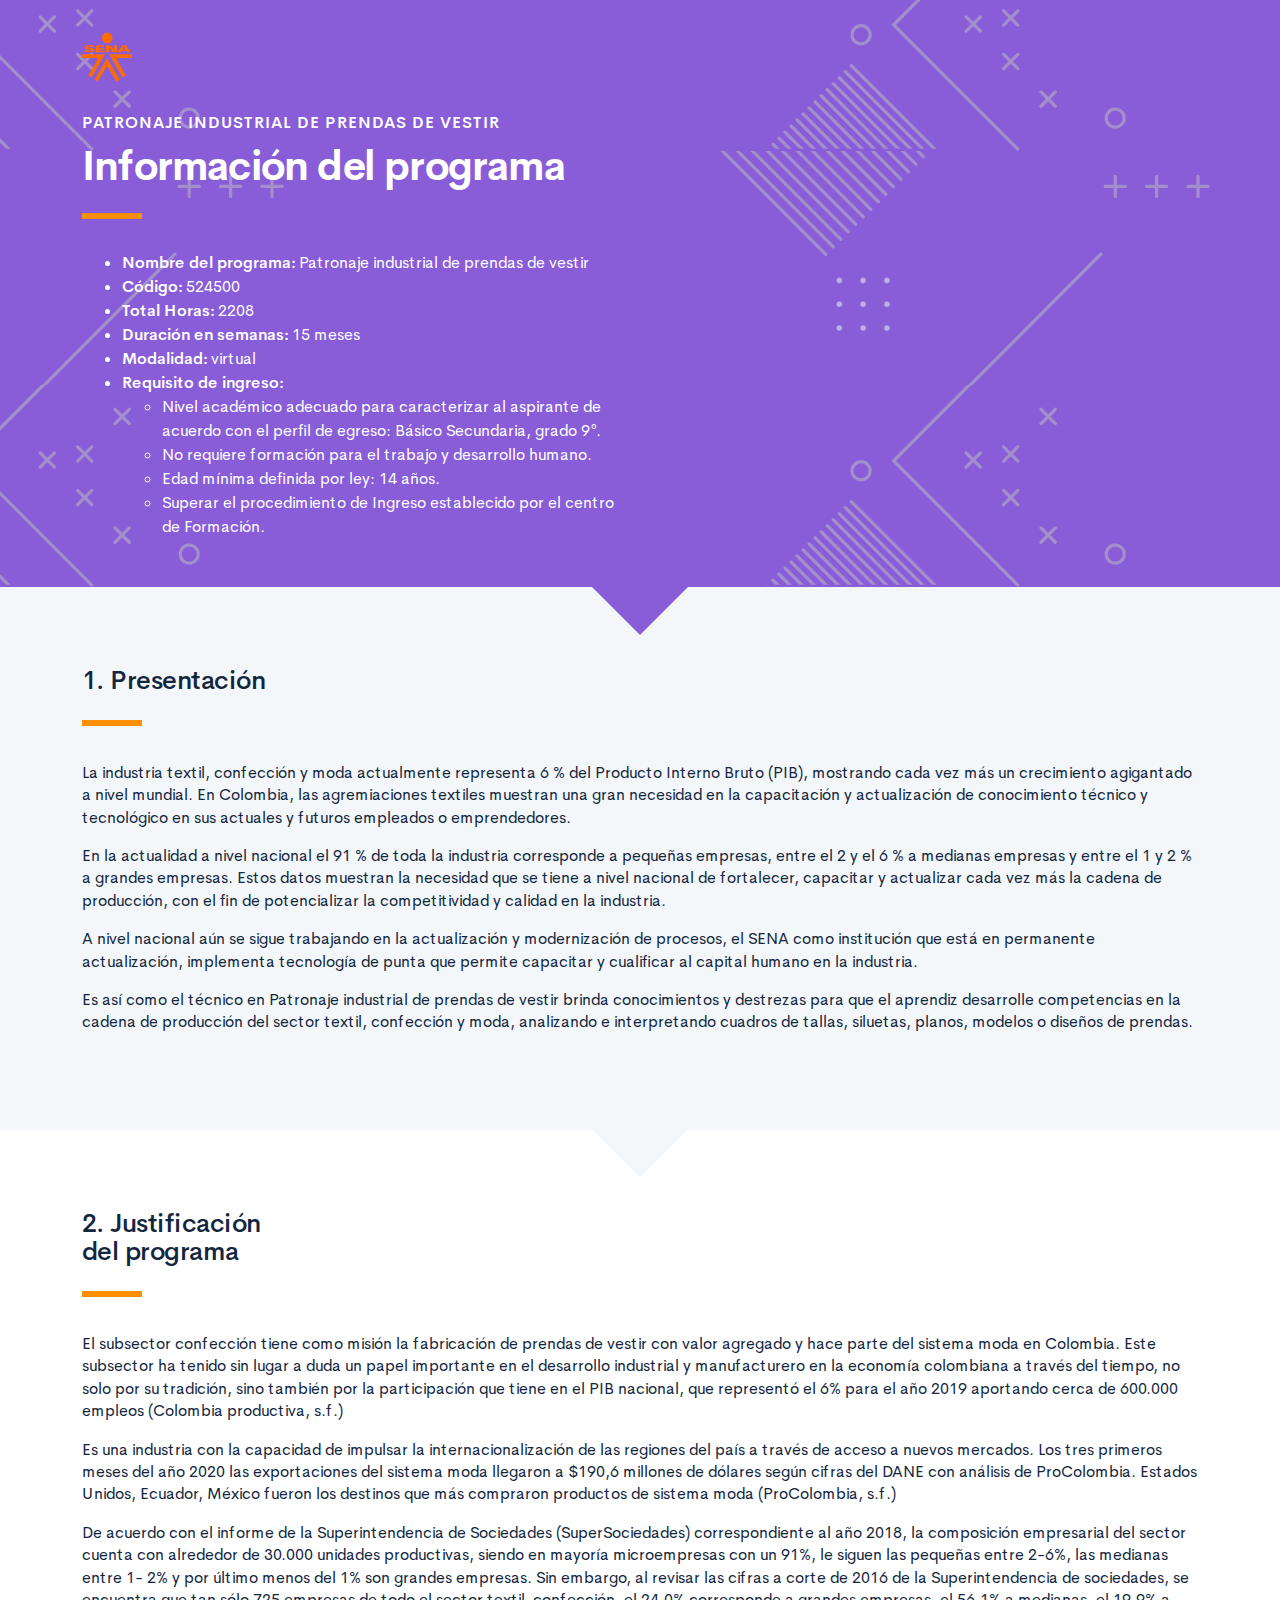
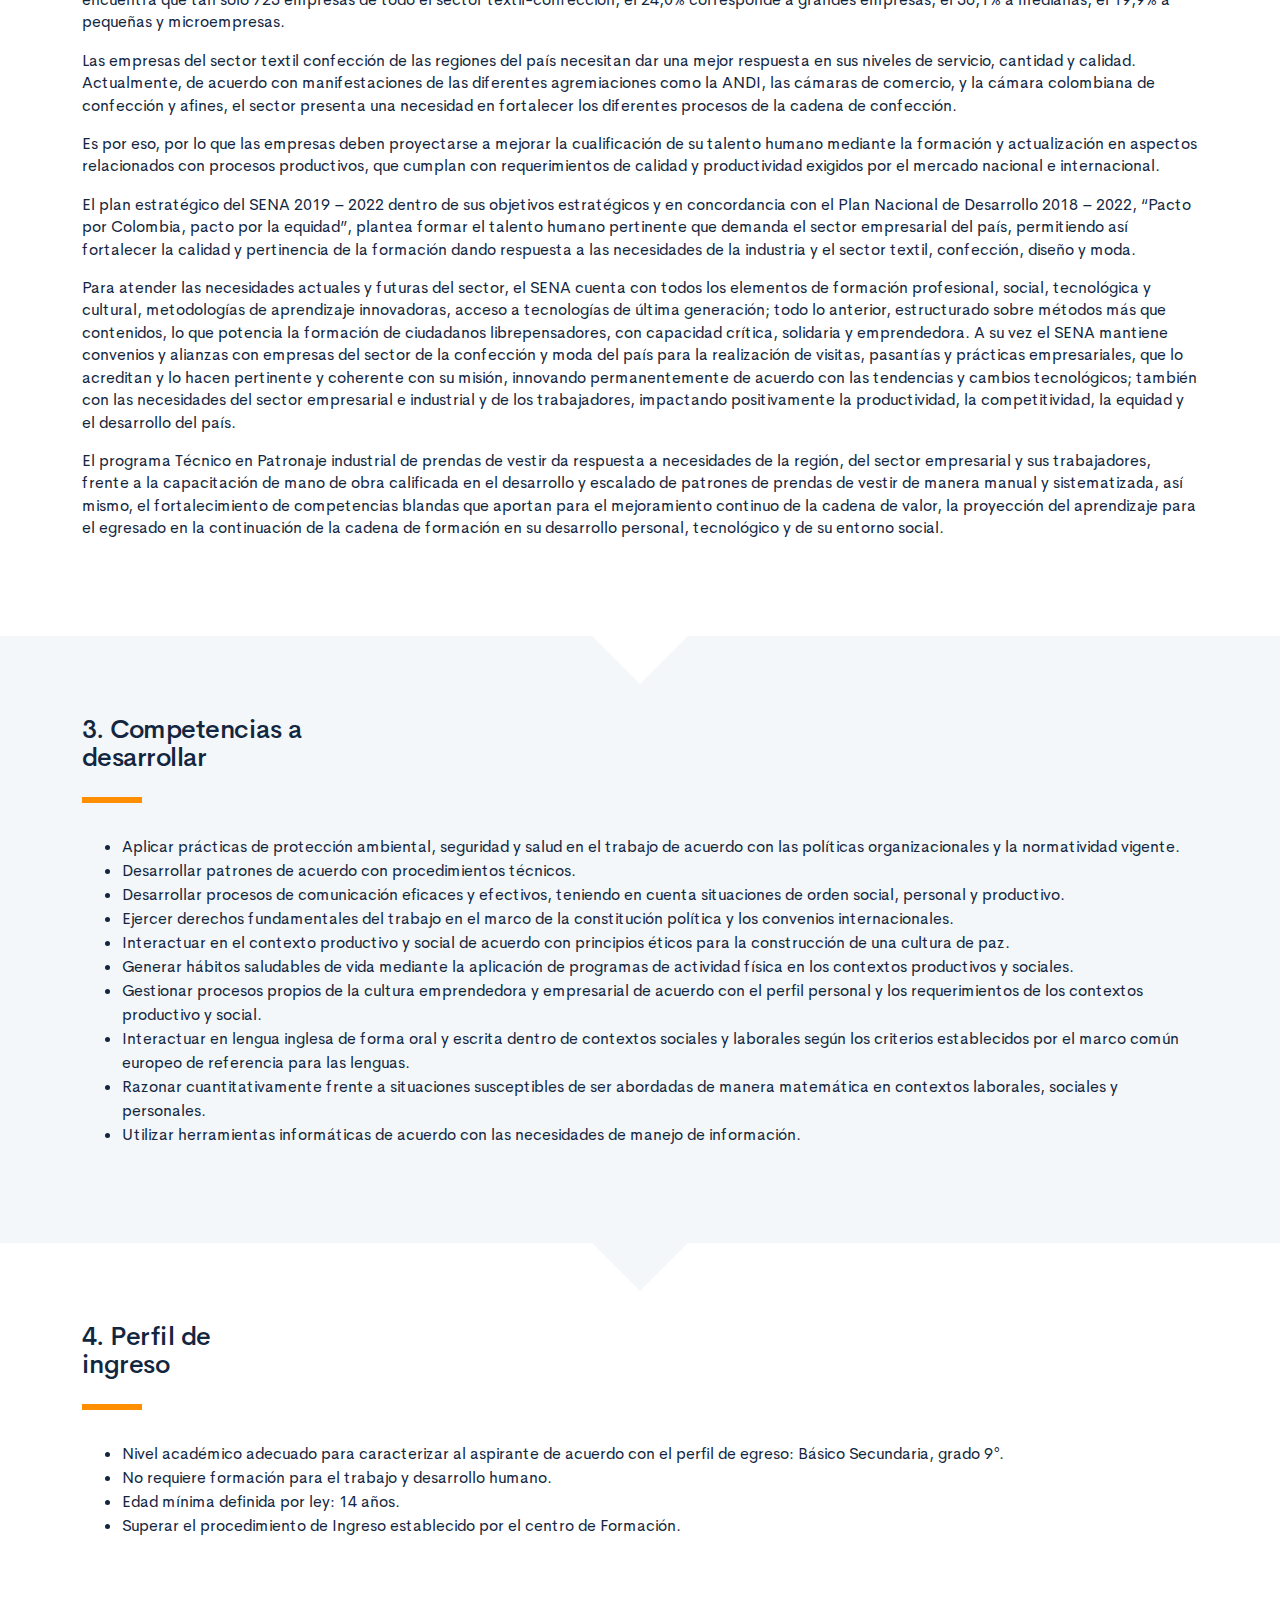
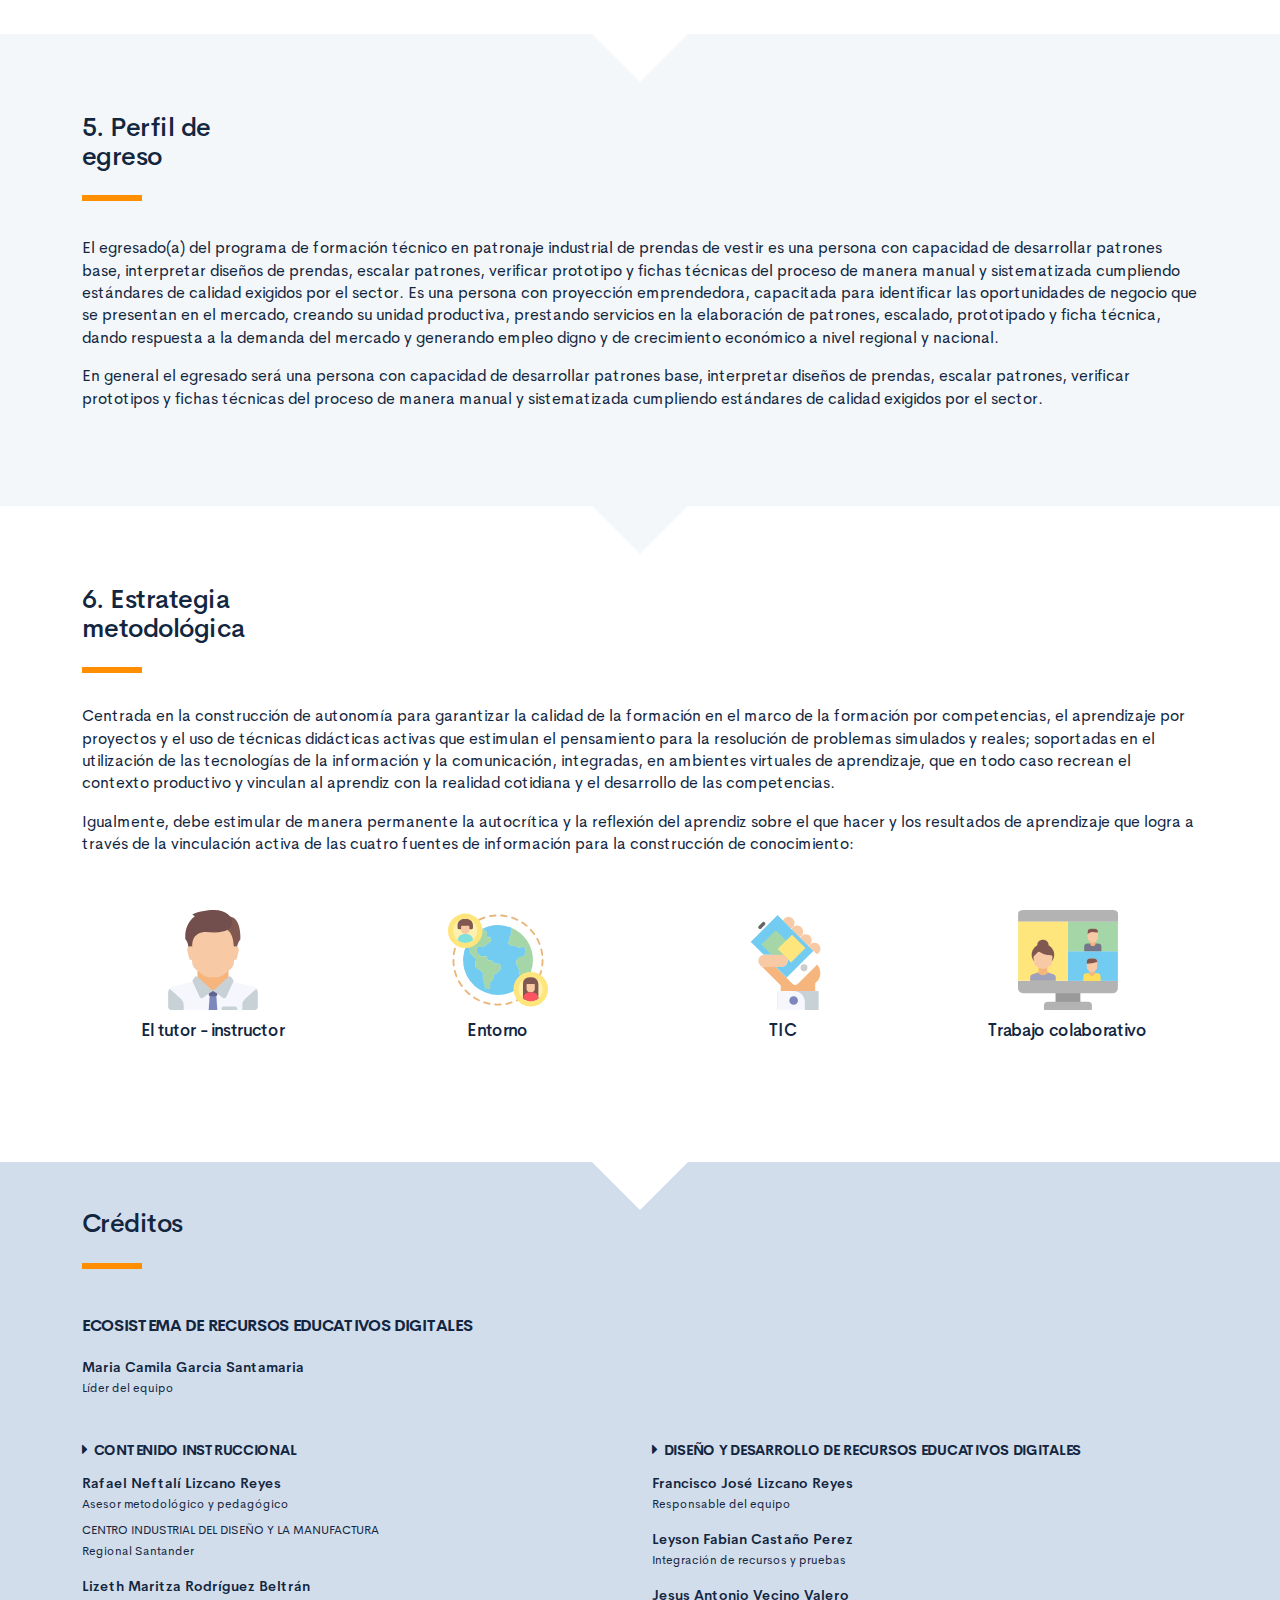
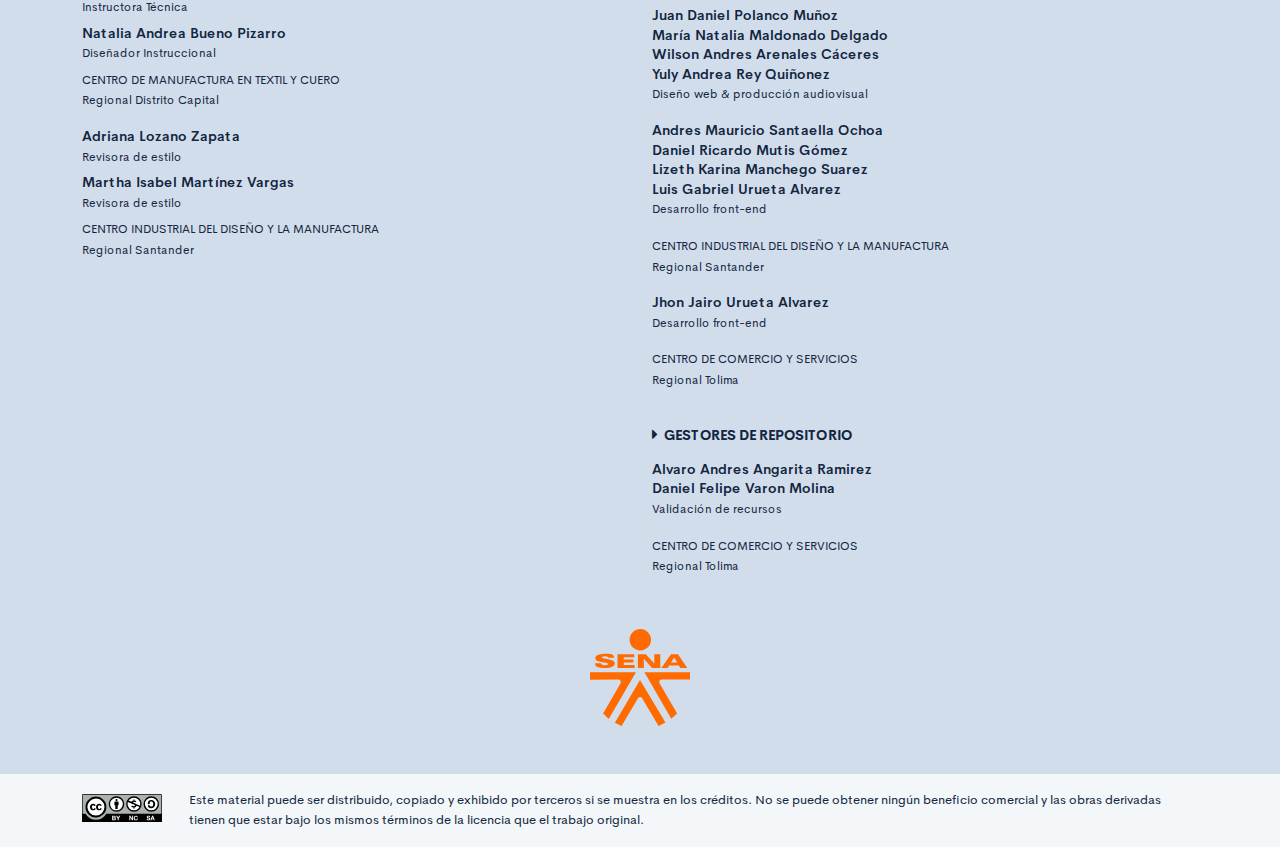
<file: public/info.html>
<!DOCTYPE html>
<html lang="es">
    <head>
        <meta charset="UTF-8">
        <meta name="viewport" content="width=device-width, user-scalable=no, initial-scale=1.0, maximum-scale=1.0, minimum-scale=1.0">
        <title>Información del programa: Patronaje industrial de prendas de vestir</title>
        <meta meta name="description" content="Ruta de aprendizaje programa Patronaje industrial de prendas de vestir.">
        <link rel="icon" type="image/svg+xml" href="assets/images/logos/senaLogo.svg">
        <link rel="stylesheet" href="assets/fonts/feather/feather.css">
        <link rel="stylesheet" href="assets/fonts/fontawesome/css/font-awesome.css">
        <link href="assets/css/fancybox.css" rel="stylesheet">
        <link href="assets/css/animate.css" rel="stylesheet">
        <link rel="stylesheet" href="assets/css/main.css">
    </head>
    <body class="theme-dark page-header-textura" id="page-home">
        <header class="curso-presentacion page-header" id="CursoPresentacion">
            <div class="page-textura">
                <div class="container">
                    <div class="curso-topbar justify-content-center justify-content-md-start"><a class="curso-topbar__logo"><svg xmlns="http://www.w3.org/2000/svg" width="168.273" height="164.177" viewBox="0 0 168.273 164.177">
                                <path id="SENA_LOGO" data-name="SENA LOGO" d="M85.349,1a18.09,18.09,0,1,0,18.09,18.09h0A18.1,18.1,0,0,0,85.349,1ZM25.617,42.983a33.722,33.722,0,0,0-9.386,1.024,11.156,11.156,0,0,0-5.12,2.56A5.346,5.346,0,0,0,10.086,52.2c.683,1.707,2.56,2.9,4.608,3.584,4.437,1.536,9.386,1.877,13.994,2.731a5.1,5.1,0,0,1,2.389,1.024,1.369,1.369,0,0,1-.683,2.048,9.146,9.146,0,0,1-5.291.683A8.354,8.354,0,0,1,20.5,61.244a1.962,1.962,0,0,1-.853-2.389H9.233A7.663,7.663,0,0,0,10.6,63.463a7.59,7.59,0,0,0,4.267,2.389A28.541,28.541,0,0,0,23.4,66.876,52.426,52.426,0,0,0,35,66.023a11.043,11.043,0,0,0,5.8-2.9,5.358,5.358,0,0,0-1.365-8.533,21.267,21.267,0,0,0-5.8-2.048c-3.072-.683-5.973-1.024-9.045-1.536a9.114,9.114,0,0,1-3.072-.853,1.226,1.226,0,0,1,0-2.219,9.369,9.369,0,0,1,4.437-.683,10.554,10.554,0,0,1,4.608.853A1.877,1.877,0,0,1,31.59,49.81h9.9a5.669,5.669,0,0,0-1.195-3.584A8.875,8.875,0,0,0,35.515,43.5c-3.584-.341-6.827-.512-9.9-.512Zm21.333.683V67.217H75.792V62.1H57.531V57.489H73.744V52.54H57.531V48.786H75.109v-5.12Zm47.615,0H81.253V67.217H91.322V51.346l13.824,15.872h13.824V43.666H108.9v15.7Zm42.495,0L120.676,67.217h10.581l2.56-4.267H150.2l2.389,4.267h11.776l-15.53-23.551ZM142.35,49.3l5.12,8.533h-10.41ZM.7,74.044l.171,12.8L49,86.673c2.389.512,3.925,2.048,3.413,5.8l-29.7,51.711,9.557,9.045L78.01,74.044Zm91.646,0L137.4,152.89l9.9-8.874L117.433,92.3c-.512-3.584.853-5.291,3.413-5.8l48.127.171V74.044ZM84.837,87.185,42.512,159.546l11.264,5.461,28.159-47.615a4.283,4.283,0,0,1,2.9-1.195,4.681,4.681,0,0,1,3.072,1.195l28.159,47.786,11.605-5.973Z" transform="translate(-0.7 -1)" fill="#FF6B00" />
                            </svg>
                        </a></div>
                    <div class="curso-portada">
                        <div class="row align-items-center">
                            <div class="col-12 col-lg-6">
                                <h3 class="curso-subtitulo">Patronaje industrial de prendas de vestir</h3>
                                <h1 class="curso-titulo">Información del programa</h1>
                                <div class="brand-line-primary"></div>
                                <p class="curso-descripcion">
                                <ul class="text-white">
                                    <li> <span><strong>Nombre del programa:</strong> Patronaje industrial de prendas de vestir</span></li>
                                    <li> <span><strong>Código:</strong> 524500</span></li>
                                    <li> <span><strong>Total Horas:</strong> 2208 </span></li>
                                    <li> <span><strong>Duración en semanas:</strong> 15 meses</span></li>
                                    <li> <span><strong>Modalidad:</strong> virtual</span></li>
                                    <li> <span><strong>Requisito de ingreso:</strong>
                                            <ul>
                                                <li>Nivel académico adecuado para caracterizar al aspirante de acuerdo con el perfil de egreso: Básico Secundaria, grado 9°.</li>
                                                <li>No requiere formación para el trabajo y desarrollo humano.</li>
                                                <li>Edad mínima definida por ley: 14 años.</li>
                                                <li>Superar el procedimiento de Ingreso establecido por el centro de Formación.</li>
                                            </ul>
                                        </span></li>
                                </ul>
                                </p>
                            </div>
                            <div class="col-12 col-lg-6">
                                <div class="embed-responsive embed-responsive-16by9"><iframe class="embed-responsive-item" width="560" height="315" src="https://www.youtube.com/embed/ge7OMWwli3s" frameborder="0" allow="accelerometer; autoplay; encrypted-media; gyroscope; picture-in-picture" allowfullscreen=""> </iframe></div>
                            </div>
                        </div>
                    </div>
                </div>
            </div>
        </header>
        <section class="section section-dark" id="Presentacion">
            <div class="container">
                <h1> 1. Presentación</h1>
                <div class="brand-line-primary"></div>
                <p class="mt-5">La industria textil, confección y moda actualmente representa 6 % del Producto Interno Bruto (PIB), mostrando cada vez más un crecimiento agigantado a nivel mundial. En Colombia, las agremiaciones textiles muestran una gran necesidad en la capacitación y actualización de conocimiento técnico y tecnológico en sus actuales y futuros empleados o emprendedores.</p>
                <p>En la actualidad a nivel nacional el 91 % de toda la industria corresponde a pequeñas empresas, entre el 2 y el 6 % a medianas empresas y entre el 1 y 2 % a grandes empresas. Estos datos muestran la necesidad que se tiene a nivel nacional de fortalecer, capacitar y actualizar cada vez más la cadena de producción, con el fin de potencializar la competitividad y calidad en la industria.</p>
                <p>A nivel nacional aún se sigue trabajando en la actualización y modernización de procesos, el SENA como institución que está en permanente actualización, implementa tecnología de punta que permite capacitar y cualificar al capital humano en la industria.</p>
                <p>Es así como el técnico en Patronaje industrial de prendas de vestir brinda conocimientos y destrezas para que el aprendiz desarrolle competencias en la cadena de producción del sector textil, confección y moda, analizando e interpretando cuadros de tallas, siluetas, planos, modelos o diseños de prendas.</p>
            </div>
        </section>
        <section class="section section-light" id="Justificacion">
            <div class="container">
                <h1> 2. Justificación<br> del programa</h1>
                <div class="brand-line-primary"></div>
                <p class="mt-5">El subsector confección tiene como misión la fabricación de prendas de vestir con valor agregado y hace parte del sistema moda en Colombia. Este subsector ha tenido sin lugar a duda un papel importante en el desarrollo industrial y manufacturero en la economía colombiana a través del tiempo, no solo por su tradición, sino también por la participación que tiene en el PIB nacional, que representó el 6% para el año 2019 aportando cerca de 600.000 empleos (Colombia productiva, s.f.) </p>
                <p>Es una industria con la capacidad de impulsar la internacionalización de las regiones del país a través de acceso a nuevos mercados. Los tres primeros meses del año 2020 las exportaciones del sistema moda llegaron a $190,6 millones de dólares según cifras del DANE con análisis de ProColombia. Estados Unidos, Ecuador, México fueron los destinos que más compraron productos de sistema moda (ProColombia, s.f.)</p>
                <p>De acuerdo con el informe de la Superintendencia de Sociedades (SuperSociedades) correspondiente al año 2018, la composición empresarial del sector cuenta con alrededor de 30.000 unidades productivas, siendo en mayoría microempresas con un 91%, le siguen las pequeñas entre 2-6%, las medianas entre 1- 2% y por último menos del 1% son grandes empresas. Sin embargo, al revisar las cifras a corte de 2016 de la Superintendencia de sociedades, se encuentra que tan sólo 725 empresas de todo el sector textil-confección, el 24,0% corresponde a grandes empresas, el 56,1% a medianas, el 19,9% a pequeñas y microempresas. </p>
                <p>Las empresas del sector textil confección de las regiones del país necesitan dar una mejor respuesta en sus niveles de servicio, cantidad y calidad. Actualmente, de acuerdo con manifestaciones de las diferentes agremiaciones como la ANDI, las cámaras de comercio, y la cámara colombiana de confección y afines, el sector presenta una necesidad en fortalecer los diferentes procesos de la cadena de confección. </p>
                <p>Es por eso, por lo que las empresas deben proyectarse a mejorar la cualificación de su talento humano mediante la formación y actualización en aspectos relacionados con procesos productivos, que cumplan con requerimientos de calidad y productividad exigidos por el mercado nacional e internacional.</p>
                <p>El plan estratégico del SENA 2019 – 2022 dentro de sus objetivos estratégicos y en concordancia con el Plan Nacional de Desarrollo 2018 – 2022, “Pacto por Colombia, pacto por la equidad”, plantea formar el talento humano pertinente que demanda el sector empresarial del país, permitiendo así fortalecer la calidad y pertinencia de la formación dando respuesta a las necesidades de la industria y el sector textil, confección, diseño y moda.</p>
                <p>Para atender las necesidades actuales y futuras del sector, el SENA cuenta con todos los elementos de formación profesional, social, tecnológica y cultural, metodologías de aprendizaje innovadoras, acceso a tecnologías de última generación; todo lo anterior, estructurado sobre métodos más que contenidos, lo que potencia la formación de ciudadanos librepensadores, con capacidad crítica, solidaria y emprendedora. A su vez el SENA mantiene convenios y alianzas con empresas del sector de la confección y moda del país para la realización de visitas, pasantías y prácticas empresariales, que lo acreditan y lo hacen pertinente y coherente con su misión, innovando permanentemente de acuerdo con las tendencias y cambios tecnológicos; también con las necesidades del sector empresarial e industrial y de los trabajadores, impactando positivamente la productividad, la competitividad, la equidad y el desarrollo del país. </p>
                <p>El programa Técnico en Patronaje industrial de prendas de vestir da respuesta a necesidades de la región, del sector empresarial y sus trabajadores, frente a la capacitación de mano de obra calificada en el desarrollo y escalado de patrones de prendas de vestir de manera manual y sistematizada, así mismo, el fortalecimiento de competencias blandas que aportan para el mejoramiento continuo de la cadena de valor, la proyección del aprendizaje para el egresado en la continuación de la cadena de formación en su desarrollo personal, tecnológico y de su entorno social. </p>
            </div>
        </section>
        <section class="section section-dark" id="Poblacion">
            <div class="container">
                <h1> 3. Competencias a <br>desarrollar</h1>
                <div class="brand-line-primary"></div>
                <ul>
                    <li>Aplicar prácticas de protección ambiental, seguridad y salud en el trabajo de acuerdo con las políticas organizacionales y la normatividad vigente.</li>
                    <li>Desarrollar patrones de acuerdo con procedimientos técnicos.</li>
                    <li>Desarrollar procesos de comunicación eficaces y efectivos, teniendo en cuenta situaciones de orden social, personal y productivo.</li>
                    <li>Ejercer derechos fundamentales del trabajo en el marco de la constitución política y los convenios internacionales.</li>
                    <li>Interactuar en el contexto productivo y social de acuerdo con principios éticos para la construcción de una cultura de paz.</li>
                    <li>Generar hábitos saludables de vida mediante la aplicación de programas de actividad física en los contextos productivos y sociales.</li>
                    <li>Gestionar procesos propios de la cultura emprendedora y empresarial de acuerdo con el perfil personal y los requerimientos de los contextos productivo y social.</li>
                    <li>Interactuar en lengua inglesa de forma oral y escrita dentro de contextos sociales y laborales según los criterios establecidos por el marco común europeo de referencia para las lenguas.</li>
                    <li>Razonar cuantitativamente frente a situaciones susceptibles de ser abordadas de manera matemática en contextos laborales, sociales y personales.</li>
                    <li>Utilizar herramientas informáticas de acuerdo con las necesidades de manejo de información.</li>
                </ul>
            </div>
        </section>
        <section class="section section-light" id="Poblacion">
            <div class="container">
                <h1> 4. Perfil de <br>ingreso</h1>
                <div class="brand-line-primary"></div>
                <ul>
                    <li>Nivel académico adecuado para caracterizar al aspirante de acuerdo con el perfil de egreso: Básico Secundaria, grado 9°.</li>
                    <li>No requiere formación para el trabajo y desarrollo humano.</li>
                    <li>Edad mínima definida por ley: 14 años.</li>
                    <li>Superar el procedimiento de Ingreso establecido por el centro de Formación.</li>
                </ul>
            </div>
        </section>
        <section class="section section-dark" id="Poblacion">
            <div class="container">
                <h1> 5. Perfil de <br>egreso</h1>
                <div class="brand-line-primary"></div>
                <p class="mt-5">El egresado(a) del programa de formación técnico en patronaje industrial de prendas de vestir es una persona con capacidad de desarrollar patrones base, interpretar diseños de prendas, escalar patrones, verificar prototipo y fichas técnicas del proceso de manera manual y sistematizada cumpliendo estándares de calidad exigidos por el sector. Es una persona con proyección emprendedora, capacitada para identificar las oportunidades de negocio que se presentan en el mercado, creando su unidad productiva, prestando servicios en la elaboración de patrones, escalado, prototipado y ficha técnica, dando respuesta a la demanda del mercado y generando empleo digno y de crecimiento económico a nivel regional y nacional.</p>
                <p>En general el egresado será una persona con capacidad de desarrollar patrones base, interpretar diseños de prendas, escalar patrones, verificar prototipos y fichas técnicas del proceso de manera manual y sistematizada cumpliendo estándares de calidad exigidos por el sector.</p>
            </div>
        </section>
        <section class="section section-light" id="Estrategia">
            <div class="container">
                <h1>6. Estrategia <br>metodológica</h1>
                <div class="brand-line-primary"></div>
                <p>Centrada en la construcción de autonomía para garantizar la calidad de la formación en el marco de la formación por competencias, el aprendizaje por proyectos y el uso de técnicas didácticas activas que estimulan el pensamiento para la resolución de problemas simulados y reales; soportadas en el utilización de las tecnologías de la información y la comunicación, integradas, en ambientes virtuales de aprendizaje, que en todo caso recrean el contexto productivo y vinculan al aprendiz con la realidad cotidiana y el desarrollo de las competencias. </p>
                <p>Igualmente, debe estimular de manera permanente la autocrítica y la reflexión del aprendiz sobre el que hacer y los resultados de aprendizaje que logra a través de la vinculación activa de las cuatro fuentes de información para la construcción de conocimiento:</p>
                <div class="row mt-4">
                    <article class="col-md-6 col-lg-3 my-2">
                        <div class="box bg-gray-200 d-flex flex-column justify-content-center align-items-center p-4 rounded-lg"><img class="img-fluid" src="assets/images/info/tutor.svg" style="width: 100px; height: 100px;">
                            <h3 class="my-3">El tutor - instructor</h3>
                        </div>
                    </article>
                    <article class="col-md-6 col-lg-3 my-2">
                        <div class="box bg-gray-200 d-flex flex-column justify-content-center align-items-center p-4 rounded-lg"><img class="img-fluid" src="assets/images/info/entorno.svg" style="width: 100px; height: 100px;">
                            <h3 class="my-3">Entorno</h3>
                        </div>
                    </article>
                    <article class="col-md-6 col-lg-3 my-2">
                        <div class="box bg-gray-200 d-flex flex-column justify-content-center align-items-center p-4 rounded-lg"><img class="img-fluid" src="assets/images/info/tic.svg" style="width: 100px; height: 100px;">
                            <h3 class="my-3">TIC</h3>
                        </div>
                    </article>
                    <article class="col-md-6 col-lg-3 my-2">
                        <div class="box bg-gray-200 d-flex flex-column justify-content-center align-items-center p-4 rounded-lg" style="height: 100%;"><img class="img-fluid" src="assets/images/info/colaborativo.svg" style="width: 100px; height: 100px;">
                            <h3 class="my-3">Trabajo colaborativo</h3>
                        </div>
                    </article>
                </div>
            </div>
        </section>
        <footer class="footer" id="Creditos">
            <div class="container">
                <h1>Créditos </h1>
                <div class="brand-line-primary"></div>
                <div class="row">
                    <div class="col-12 col-md-5">
                        <h3 class="footer-subtitulo mb-4">ECOSISTEMA DE RECURSOS EDUCATIVOS DIGITALES </h3>
                        <p class="footer-texto mb-2"><strong>Maria Camila Garcia Santamaria</strong><br /> <span class="text-small">Líder del equipo</span></p>
                    </div>
                </div>
                <div class="row mt-5">
                    <div class="col-12 col-md-6">
                        <h4 class="footer-subtitulo-2 mt-0">
                            <div class="fa fa-caret-right mr-2"></div>Contenido Instruccional
                        </h4>
                        <p class="footer-texto mb-2"><strong>Rafael Neftalí Lizcano Reyes</strong><br /> <span class="text-small">Asesor metodológico y pedagógico</span></p>
                        <p class="footer-texto"><span class="text-small text-uppercase">Centro Industrial Del Diseño Y La Manufactura </span><br /><span class="text-small">Regional Santander</span></p>
                        <p class="footer-texto mb-2"><strong>Lizeth Maritza Rodríguez Beltrán</strong><br /> <span class="text-small">Instructora Técnica<br /></span></p>
                        <p class="footer-texto mb-2"><strong>Natalia Andrea Bueno Pizarro</strong><br /> <span class="text-small">Diseñador Instruccional<br /></span></p>
                        <p class="footer-texto"><span class="text-small text-uppercase">Centro de Manufactura en Textil y Cuero</span><br /><span class="text-small">Regional Distrito Capital</span></p>
                        <p class="footer-texto mb-2"><strong>Adriana Lozano Zapata</strong><br /><span class="text-small">Revisora de estilo<br /></span></p>
                        <p class="footer-texto mb-2"><strong>Martha Isabel Martínez Vargas</strong><br /><span class="text-small">Revisora de estilo<br /></span></p>
                        <p class="footer-texto"><span class="text-small text-uppercase">Centro Industrial Del Diseño Y La Manufactura</span><br /><span class="text-small">Regional Santander</span></p>
                    </div>
                    <div class="col-12 col-md-6">
                        <h4 class="footer-subtitulo-2 mt-0">
                            <div class="fa fa-caret-right mr-2"></div>Diseño y desarrollo de recursos educativos digitales
                        </h4>
                        <p class="footer-texto"><strong>Francisco José Lizcano Reyes </strong><br /> <span class="text-small">Responsable del equipo<br /></span></p>
                        <p class="footer-texto"><strong>Leyson Fabian Castaño Perez</strong><br /> <span class="text-small">Integración de recursos y pruebas<br /></span></p>
                        <p class="footer-texto"> <strong>Jesus Antonio Vecino Valero</strong><br />
                            <strong>Juan Daniel Polanco Muñoz</strong><br />
                            <strong>María Natalia Maldonado Delgado</strong><br />
                            <strong>Wilson Andres Arenales Cáceres</strong><br />
                            <strong>Yuly Andrea Rey Quiñonez</strong><br /><span class="text-small">Diseño web & producción audiovisual<br /></span></p>
                        <p class="footer-texto"><strong>Andres Mauricio Santaella Ochoa</strong><br />
                            <strong>Daniel Ricardo Mutis Gómez</strong><br />
                            <strong>Lizeth Karina Manchego Suarez</strong><br />
                            <strong>Luis Gabriel Urueta Alvarez</strong><br /><span class="text-small">Desarrollo front-end<br /></span></p>
                        <p class="footer-texto"><span class="text-small text-uppercase">CENTRO INDUSTRIAL DEL DISEÑO Y LA MANUFACTURA </span><br /><span class="text-small">Regional Santander</span></p>
                        <p class="footer-texto"><strong>Jhon Jairo Urueta Alvarez</strong><br /><span class="text-small">Desarrollo front-end<br /></span></p>
                        <p class="footer-texto"><span class="text-small text-uppercase">CENTRO DE COMERCIO Y SERVICIOS</span><br /><span class="text-small">Regional Tolima </span></p>
                        <h4 class="footer-subtitulo-2 mt-5">
                            <div class="fa fa-caret-right mr-2"></div>Gestores de repositorio
                        </h4>
                        <p class="footer-texto"><strong>Alvaro Andres Angarita Ramirez</strong><br />
                            <strong>Daniel Felipe Varon Molina</strong><br /><span class="text-small">Validación de recursos<br /></span></p>
                        <p class="footer-texto"><span class="text-small text-uppercase">CENTRO DE COMERCIO Y SERVICIOS</span><br /><span class="text-small">Regional Tolima</span></p>
                    </div>
                </div>
                <div class="row justify-content-center align-items-center mt-5"><img src="assets/images/logos/senaLogo.svg" style="max-width:100px" /></div>
            </div>
        </footer>
        <section id="cc">
            <div class="container">
                <div class="d-flex flex-column flex-sm-row"><span class="pr-3"><i class="icon cc"></i></span><span>Este material puede ser distribuido, copiado y exhibido por terceros si se muestra en los créditos. No se puede obtener ningún beneficio comercial y las obras derivadas tienen que estar bajo los mismos términos de la licencia que el trabajo original.</span></div>
            </div>
        </section>
    </body>
</html>
</file>
<file: public/assets/fonts/feather/feather.css>
@font-face {
  font-family: 'Feather';
  src:
    url('fonts/Feather.ttf?sdxovp') format('truetype'),
    url('fonts/Feather.woff?sdxovp') format('woff'),
    url('fonts/Feather.svg?sdxovp#Feather') format('svg');
  font-weight: normal;
  font-style: normal;
}

.fe {
  /* use !important to prevent issues with browser extensions that change fonts */
  font-family: 'Feather' !important;
  speak: none;
  font-style: normal;
  font-weight: normal;
  font-variant: normal;
  text-transform: none;
  line-height: 1;

  /* Better Font Rendering =========== */
  -webkit-font-smoothing: antialiased;
  -moz-osx-font-smoothing: grayscale;
}

.fe-activity:before {
  content: "\e900";
}
.fe-airplay:before {
  content: "\e901";
}
.fe-alert-circle:before {
  content: "\e902";
}
.fe-alert-octagon:before {
  content: "\e903";
}
.fe-alert-triangle:before {
  content: "\e904";
}
.fe-align-center:before {
  content: "\e905";
}
.fe-align-justify:before {
  content: "\e906";
}
.fe-align-left:before {
  content: "\e907";
}
.fe-align-right:before {
  content: "\e908";
}
.fe-anchor:before {
  content: "\e909";
}
.fe-aperture:before {
  content: "\e90a";
}
.fe-archive:before {
  content: "\e90b";
}
.fe-arrow-down:before {
  content: "\e90c";
}
.fe-arrow-down-circle:before {
  content: "\e90d";
}
.fe-arrow-down-left:before {
  content: "\e90e";
}
.fe-arrow-down-right:before {
  content: "\e90f";
}
.fe-arrow-left:before {
  content: "\e910";
}
.fe-arrow-left-circle:before {
  content: "\e911";
}
.fe-arrow-right:before {
  content: "\e912";
}
.fe-arrow-right-circle:before {
  content: "\e913";
}
.fe-arrow-up:before {
  content: "\e914";
}
.fe-arrow-up-circle:before {
  content: "\e915";
}
.fe-arrow-up-left:before {
  content: "\e916";
}
.fe-arrow-up-right:before {
  content: "\e917";
}
.fe-at-sign:before {
  content: "\e918";
}
.fe-award:before {
  content: "\e919";
}
.fe-bar-chart:before {
  content: "\e91a";
}
.fe-bar-chart-2:before {
  content: "\e91b";
}
.fe-battery:before {
  content: "\e91c";
}
.fe-battery-charging:before {
  content: "\e91d";
}
.fe-bell:before {
  content: "\e91e";
}
.fe-bell-off:before {
  content: "\e91f";
}
.fe-bluetooth:before {
  content: "\e920";
}
.fe-bold:before {
  content: "\e921";
}
.fe-book:before {
  content: "\e922";
}
.fe-book-open:before {
  content: "\e923";
}
.fe-bookmark:before {
  content: "\e924";
}
.fe-box:before {
  content: "\e925";
}
.fe-briefcase:before {
  content: "\e926";
}
.fe-calendar:before {
  content: "\e927";
}
.fe-camera:before {
  content: "\e928";
}
.fe-camera-off:before {
  content: "\e929";
}
.fe-cast:before {
  content: "\e92a";
}
.fe-check:before {
  content: "\e92b";
}
.fe-check-circle:before {
  content: "\e92c";
}
.fe-check-square:before {
  content: "\e92d";
}
.fe-chevron-down:before {
  content: "\e92e";
}
.fe-chevron-left:before {
  content: "\e92f";
}
.fe-chevron-right:before {
  content: "\e930";
}
.fe-chevron-up:before {
  content: "\e931";
}
.fe-chevrons-down:before {
  content: "\e932";
}
.fe-chevrons-left:before {
  content: "\e933";
}
.fe-chevrons-right:before {
  content: "\e934";
}
.fe-chevrons-up:before {
  content: "\e935";
}
.fe-chrome:before {
  content: "\e936";
}
.fe-circle:before {
  content: "\e937";
}
.fe-clipboard:before {
  content: "\e938";
}
.fe-clock:before {
  content: "\e939";
}
.fe-cloud:before {
  content: "\e93a";
}
.fe-cloud-drizzle:before {
  content: "\e93b";
}
.fe-cloud-lightning:before {
  content: "\e93c";
}
.fe-cloud-off:before {
  content: "\e93d";
}
.fe-cloud-rain:before {
  content: "\e93e";
}
.fe-cloud-snow:before {
  content: "\e93f";
}
.fe-code:before {
  content: "\e940";
}
.fe-codepen:before {
  content: "\e941";
}
.fe-command:before {
  content: "\e942";
}
.fe-compass:before {
  content: "\e943";
}
.fe-copy:before {
  content: "\e944";
}
.fe-corner-down-left:before {
  content: "\e945";
}
.fe-corner-down-right:before {
  content: "\e946";
}
.fe-corner-left-down:before {
  content: "\e947";
}
.fe-corner-left-up:before {
  content: "\e948";
}
.fe-corner-right-down:before {
  content: "\e949";
}
.fe-corner-right-up:before {
  content: "\e94a";
}
.fe-corner-up-left:before {
  content: "\e94b";
}
.fe-corner-up-right:before {
  content: "\e94c";
}
.fe-cpu:before {
  content: "\e94d";
}
.fe-credit-card:before {
  content: "\e94e";
}
.fe-crop:before {
  content: "\e94f";
}
.fe-crosshair:before {
  content: "\e950";
}
.fe-database:before {
  content: "\e951";
}
.fe-delete:before {
  content: "\e952";
}
.fe-disc:before {
  content: "\e953";
}
.fe-dollar-sign:before {
  content: "\e954";
}
.fe-download:before {
  content: "\e955";
}
.fe-download-cloud:before {
  content: "\e956";
}
.fe-droplet:before {
  content: "\e957";
}
.fe-edit:before {
  content: "\e958";
}
.fe-edit-2:before {
  content: "\e959";
}
.fe-edit-3:before {
  content: "\e95a";
}
.fe-external-link:before {
  content: "\e95b";
}
.fe-eye:before {
  content: "\e95c";
}
.fe-eye-off:before {
  content: "\e95d";
}
.fe-facebook:before {
  content: "\e95e";
}
.fe-fast-forward:before {
  content: "\e95f";
}
.fe-feather:before {
  content: "\e960";
}
.fe-file:before {
  content: "\e961";
}
.fe-file-minus:before {
  content: "\e962";
}
.fe-file-plus:before {
  content: "\e963";
}
.fe-file-text:before {
  content: "\e964";
}
.fe-film:before {
  content: "\e965";
}
.fe-filter:before {
  content: "\e966";
}
.fe-flag:before {
  content: "\e967";
}
.fe-folder:before {
  content: "\e968";
}
.fe-folder-minus:before {
  content: "\e969";
}
.fe-folder-plus:before {
  content: "\e96a";
}
.fe-gift:before {
  content: "\e96b";
}
.fe-git-branch:before {
  content: "\e96c";
}
.fe-git-commit:before {
  content: "\e96d";
}
.fe-git-merge:before {
  content: "\e96e";
}
.fe-git-pull-request:before {
  content: "\e96f";
}
.fe-github:before {
  content: "\e970";
}
.fe-gitlab:before {
  content: "\e971";
}
.fe-globe:before {
  content: "\e972";
}
.fe-grid:before {
  content: "\e973";
}
.fe-hard-drive:before {
  content: "\e974";
}
.fe-hash:before {
  content: "\e975";
}
.fe-headphones:before {
  content: "\e976";
}
.fe-heart:before {
  content: "\e977";
}
.fe-help-circle:before {
  content: "\e978";
}
.fe-home:before {
  content: "\e979";
}
.fe-image:before {
  content: "\e97a";
}
.fe-inbox:before {
  content: "\e97b";
}
.fe-info:before {
  content: "\e97c";
}
.fe-instagram:before {
  content: "\e97d";
}
.fe-italic:before {
  content: "\e97e";
}
.fe-layers:before {
  content: "\e97f";
}
.fe-layout:before {
  content: "\e980";
}
.fe-life-buoy:before {
  content: "\e981";
}
.fe-link:before {
  content: "\e982";
}
.fe-link-2:before {
  content: "\e983";
}
.fe-linkedin:before {
  content: "\e984";
}
.fe-list:before {
  content: "\e985";
}
.fe-loader:before {
  content: "\e986";
}
.fe-lock:before {
  content: "\e987";
}
.fe-log-in:before {
  content: "\e988";
}
.fe-log-out:before {
  content: "\e989";
}
.fe-mail:before {
  content: "\e98a";
}
.fe-map:before {
  content: "\e98b";
}
.fe-map-pin:before {
  content: "\e98c";
}
.fe-maximize:before {
  content: "\e98d";
}
.fe-maximize-2:before {
  content: "\e98e";
}
.fe-menu:before {
  content: "\e98f";
}
.fe-message-circle:before {
  content: "\e990";
}
.fe-message-square:before {
  content: "\e991";
}
.fe-mic:before {
  content: "\e992";
}
.fe-mic-off:before {
  content: "\e993";
}
.fe-minimize:before {
  content: "\e994";
}
.fe-minimize-2:before {
  content: "\e995";
}
.fe-minus:before {
  content: "\e996";
}
.fe-minus-circle:before {
  content: "\e997";
}
.fe-minus-square:before {
  content: "\e998";
}
.fe-monitor:before {
  content: "\e999";
}
.fe-moon:before {
  content: "\e99a";
}
.fe-more-horizontal:before {
  content: "\e99b";
}
.fe-more-vertical:before {
  content: "\e99c";
}
.fe-move:before {
  content: "\e99d";
}
.fe-music:before {
  content: "\e99e";
}
.fe-navigation:before {
  content: "\e99f";
}
.fe-navigation-2:before {
  content: "\e9a0";
}
.fe-octagon:before {
  content: "\e9a1";
}
.fe-package:before {
  content: "\e9a2";
}
.fe-paperclip:before {
  content: "\e9a3";
}
.fe-pause:before {
  content: "\e9a4";
}
.fe-pause-circle:before {
  content: "\e9a5";
}
.fe-percent:before {
  content: "\e9a6";
}
.fe-phone:before {
  content: "\e9a7";
}
.fe-phone-call:before {
  content: "\e9a8";
}
.fe-phone-forwarded:before {
  content: "\e9a9";
}
.fe-phone-incoming:before {
  content: "\e9aa";
}
.fe-phone-missed:before {
  content: "\e9ab";
}
.fe-phone-off:before {
  content: "\e9ac";
}
.fe-phone-outgoing:before {
  content: "\e9ad";
}
.fe-pie-chart:before {
  content: "\e9ae";
}
.fe-play:before {
  content: "\e9af";
}
.fe-play-circle:before {
  content: "\e9b0";
}
.fe-plus:before {
  content: "\e9b1";
}
.fe-plus-circle:before {
  content: "\e9b2";
}
.fe-plus-square:before {
  content: "\e9b3";
}
.fe-pocket:before {
  content: "\e9b4";
}
.fe-power:before {
  content: "\e9b5";
}
.fe-printer:before {
  content: "\e9b6";
}
.fe-radio:before {
  content: "\e9b7";
}
.fe-refresh-ccw:before {
  content: "\e9b8";
}
.fe-refresh-cw:before {
  content: "\e9b9";
}
.fe-repeat:before {
  content: "\e9ba";
}
.fe-rewind:before {
  content: "\e9bb";
}
.fe-rotate-ccw:before {
  content: "\e9bc";
}
.fe-rotate-cw:before {
  content: "\e9bd";
}
.fe-rss:before {
  content: "\e9be";
}
.fe-save:before {
  content: "\e9bf";
}
.fe-scissors:before {
  content: "\e9c0";
}
.fe-search:before {
  content: "\e9c1";
}
.fe-send:before {
  content: "\e9c2";
}
.fe-server:before {
  content: "\e9c3";
}
.fe-settings:before {
  content: "\e9c4";
}
.fe-share:before {
  content: "\e9c5";
}
.fe-share-2:before {
  content: "\e9c6";
}
.fe-shield:before {
  content: "\e9c7";
}
.fe-shield-off:before {
  content: "\e9c8";
}
.fe-shopping-bag:before {
  content: "\e9c9";
}
.fe-shopping-cart:before {
  content: "\e9ca";
}
.fe-shuffle:before {
  content: "\e9cb";
}
.fe-sidebar:before {
  content: "\e9cc";
}
.fe-skip-back:before {
  content: "\e9cd";
}
.fe-skip-forward:before {
  content: "\e9ce";
}
.fe-slack:before {
  content: "\e9cf";
}
.fe-slash:before {
  content: "\e9d0";
}
.fe-sliders:before {
  content: "\e9d1";
}
.fe-smartphone:before {
  content: "\e9d2";
}
.fe-speaker:before {
  content: "\e9d3";
}
.fe-square:before {
  content: "\e9d4";
}
.fe-star:before {
  content: "\e9d5";
}
.fe-stop-circle:before {
  content: "\e9d6";
}
.fe-sun:before {
  content: "\e9d7";
}
.fe-sunrise:before {
  content: "\e9d8";
}
.fe-sunset:before {
  content: "\e9d9";
}
.fe-tablet:before {
  content: "\e9da";
}
.fe-tag:before {
  content: "\e9db";
}
.fe-target:before {
  content: "\e9dc";
}
.fe-terminal:before {
  content: "\e9dd";
}
.fe-thermometer:before {
  content: "\e9de";
}
.fe-thumbs-down:before {
  content: "\e9df";
}
.fe-thumbs-up:before {
  content: "\e9e0";
}
.fe-toggle-left:before {
  content: "\e9e1";
}
.fe-toggle-right:before {
  content: "\e9e2";
}
.fe-trash:before {
  content: "\e9e3";
}
.fe-trash-2:before {
  content: "\e9e4";
}
.fe-trending-down:before {
  content: "\e9e5";
}
.fe-trending-up:before {
  content: "\e9e6";
}
.fe-triangle:before {
  content: "\e9e7";
}
.fe-truck:before {
  content: "\e9e8";
}
.fe-tv:before {
  content: "\e9e9";
}
.fe-twitter:before {
  content: "\e9ea";
}
.fe-type:before {
  content: "\e9eb";
}
.fe-umbrella:before {
  content: "\e9ec";
}
.fe-underline:before {
  content: "\e9ed";
}
.fe-unlock:before {
  content: "\e9ee";
}
.fe-upload:before {
  content: "\e9ef";
}
.fe-upload-cloud:before {
  content: "\e9f0";
}
.fe-user:before {
  content: "\e9f1";
}
.fe-user-check:before {
  content: "\e9f2";
}
.fe-user-minus:before {
  content: "\e9f3";
}
.fe-user-plus:before {
  content: "\e9f4";
}
.fe-user-x:before {
  content: "\e9f5";
}
.fe-users:before {
  content: "\e9f6";
}
.fe-video:before {
  content: "\e9f7";
}
.fe-video-off:before {
  content: "\e9f8";
}
.fe-voicemail:before {
  content: "\e9f9";
}
.fe-volume:before {
  content: "\e9fa";
}
.fe-volume-1:before {
  content: "\e9fb";
}
.fe-volume-2:before {
  content: "\e9fc";
}
.fe-volume-x:before {
  content: "\e9fd";
}
.fe-watch:before {
  content: "\e9fe";
}
.fe-wifi:before {
  content: "\e9ff";
}
.fe-wifi-off:before {
  content: "\ea00";
}
.fe-wind:before {
  content: "\ea01";
}
.fe-x:before {
  content: "\ea02";
}
.fe-x-circle:before {
  content: "\ea03";
}
.fe-x-square:before {
  content: "\ea04";
}
.fe-youtube:before {
  content: "\ea05";
}
.fe-zap:before {
  content: "\ea06";
}
.fe-zap-off:before {
  content: "\ea07";
}
.fe-zoom-in:before {
  content: "\ea08";
}
.fe-zoom-out:before {
  content: "\ea09";
}
</file>
